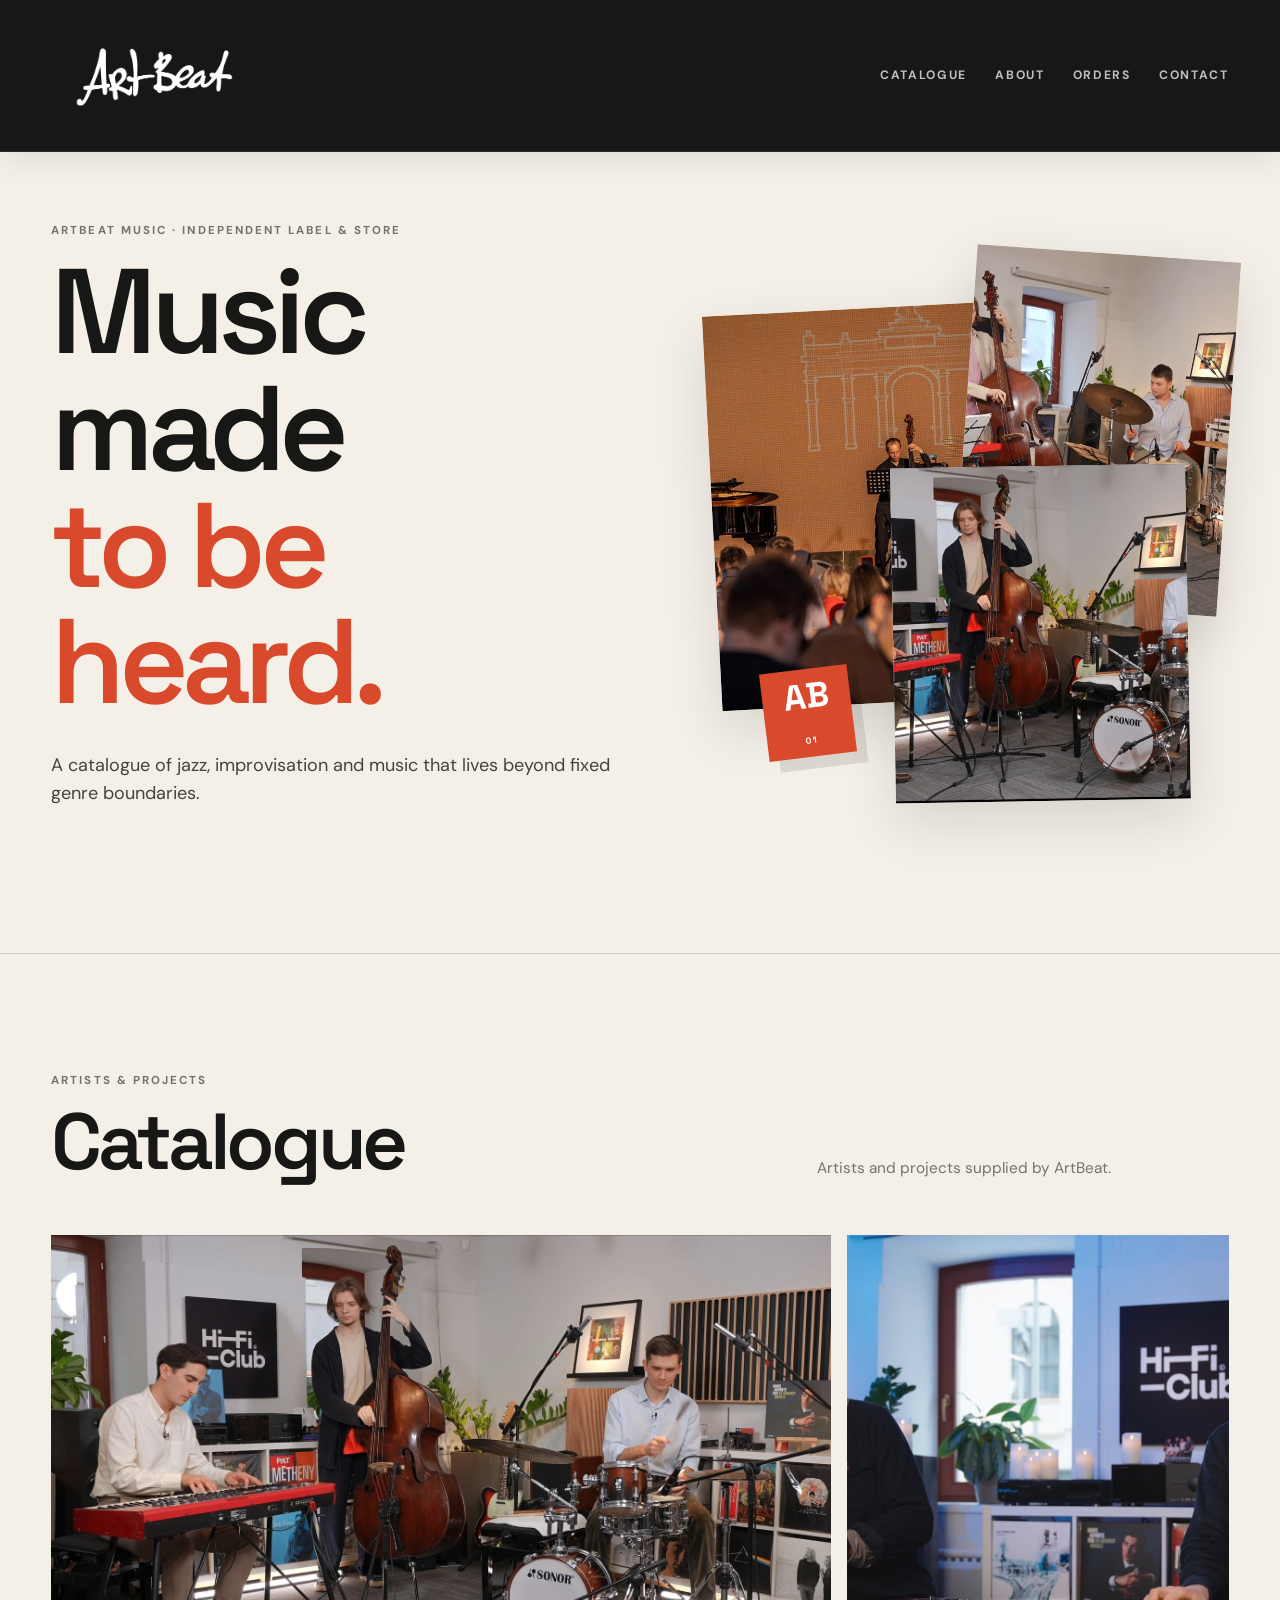
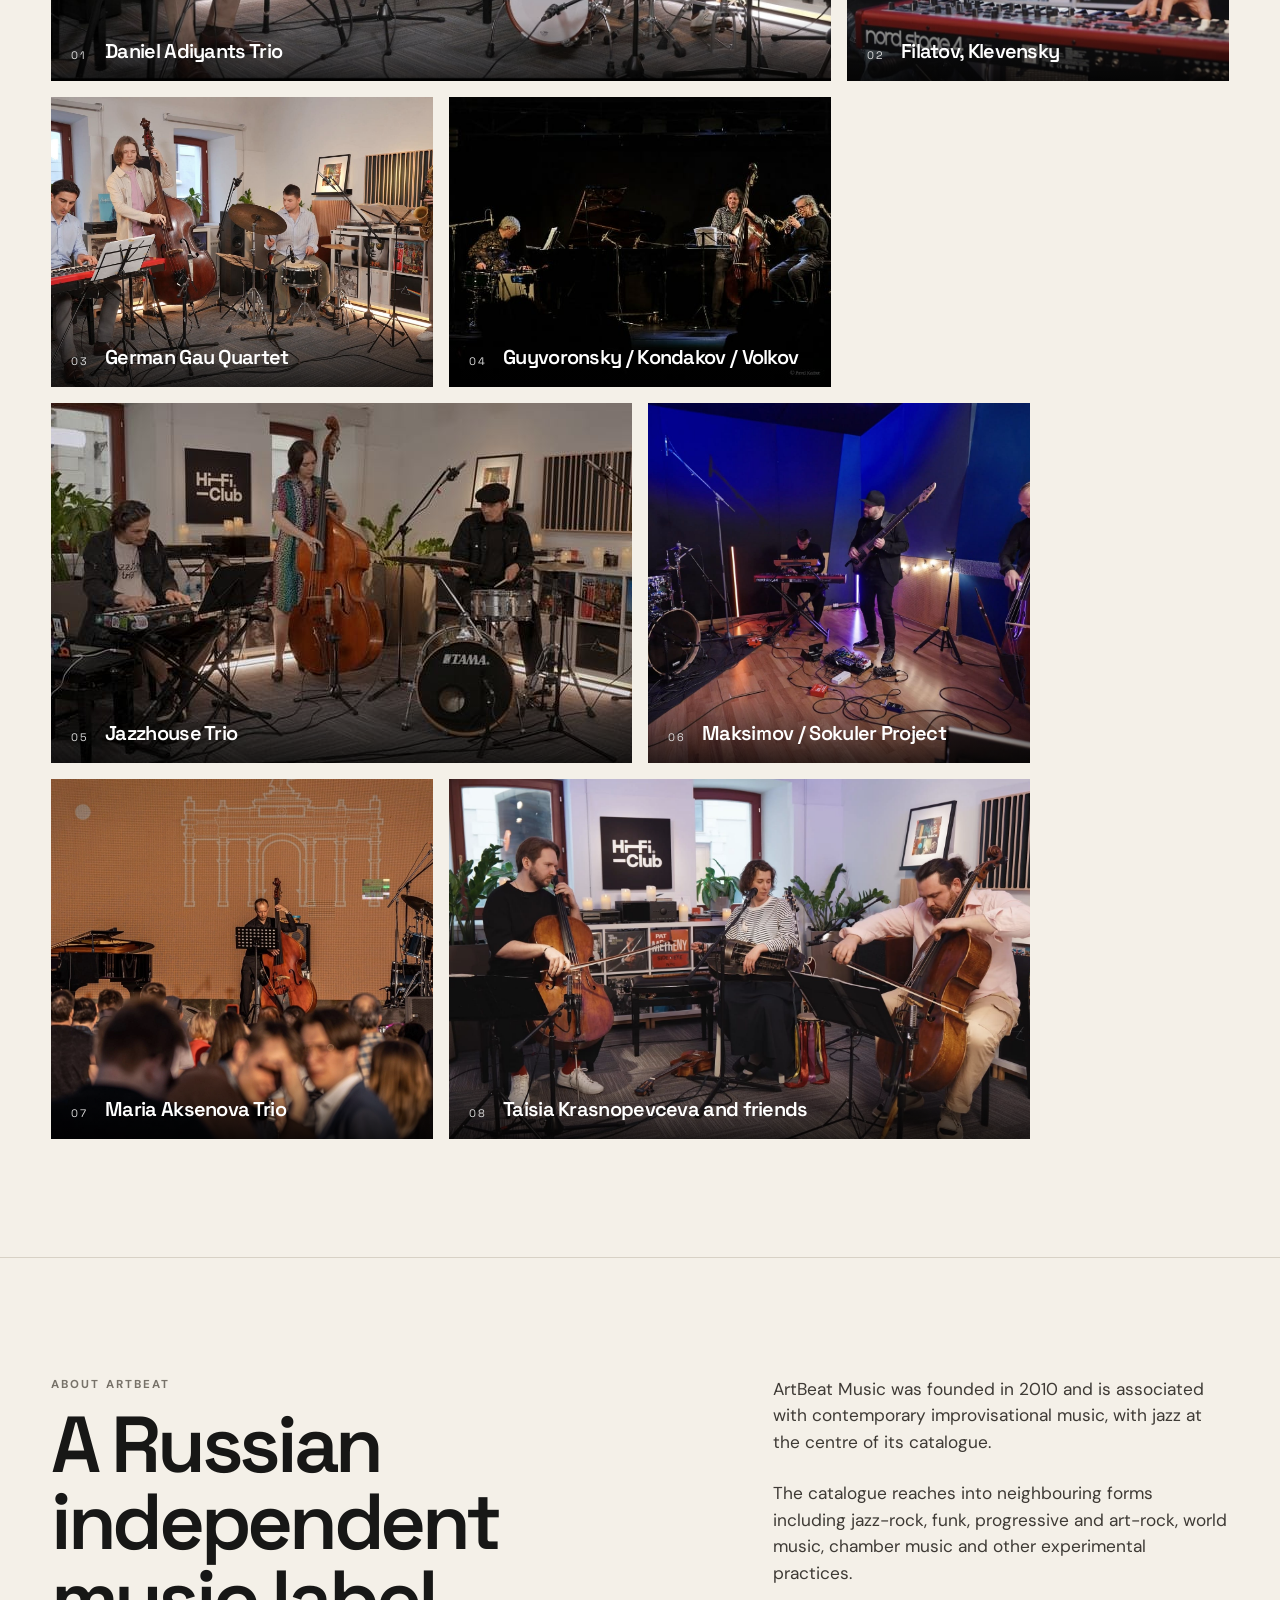
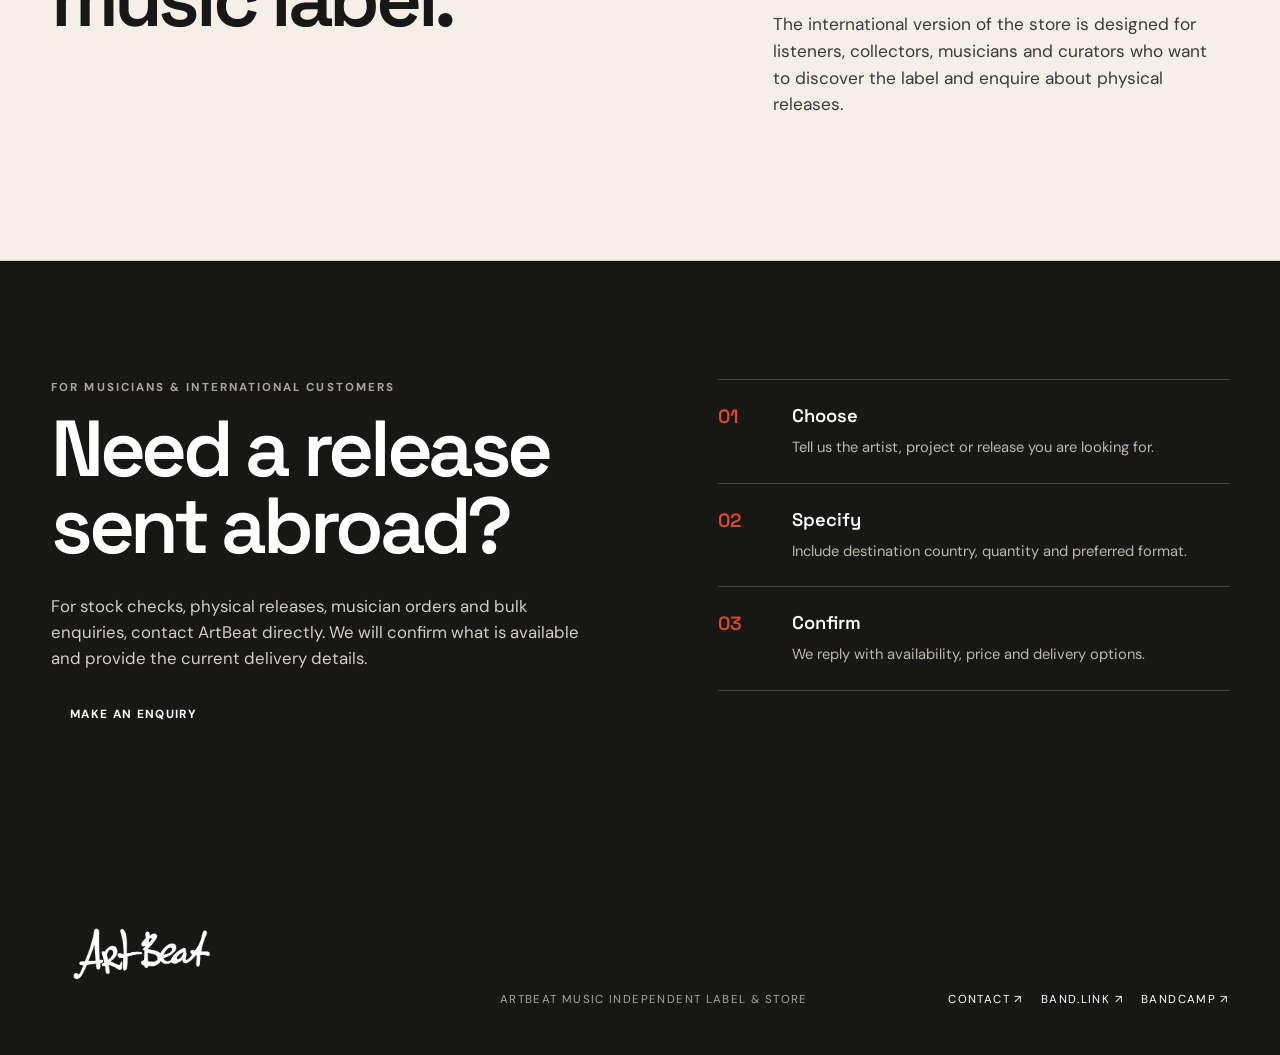
<file: index.html>
<!doctype html>
<html lang="en">

<head>
    <meta charset="utf-8">
    <meta name="viewport" content="width=device-width, initial-scale=1">
    <meta name="description"
        content="ArtBeat Music — independent label, catalogue and store for adventurous music, jazz and improvisation.">
    <meta name="theme-color" content="#f4f0e8">
    <title>ArtBeat Music — Store &amp; Catalogue</title>
    <link rel="stylesheet" href="css/style.css">
</head>

<body>
    <header class="site-header">
        <a class="brand" href="#top" aria-label="ArtBeat Music home">
            <img src="images/Logo/ArtBeat-Logo.png" alt="ArtBeat Music">
        </a>
        <button class="menu-toggle" type="button" aria-expanded="false"
            aria-controls="primary-nav"><span></span><span></span><span></span><b>Menu</b></button>
        <nav id="primary-nav" aria-label="Primary navigation">
            <a href="#catalogue">Catalogue</a>
            <a href="#about">About</a>
            <a href="#orders">Orders</a>
            <a href="html/contact.html">Contact</a>
        </nav>
    </header>

    <main id="top">
        <section class="hero">
            <div class="hero-intro">
                <p class="eyebrow">ARTBEAT MUSIC · INDEPENDENT LABEL &amp; STORE</p>
                <h1>Music made<br><em>to be heard.</em></h1>
                <p class="hero-copy">A catalogue of jazz, improvisation and music that lives beyond fixed genre
                    boundaries.</p>
                <!-- <div class="hero-actions">
                    <a class="button button-dark" href="#catalogue">Explore catalogue</a>
                </div> -->
            </div>
            <div class="hero-collage" aria-label="ArtBeat artists">
                <figure class="hero-photo hero-photo-a"><img src="images/Maria%20Aksenova%20Trio.jpg"
                        alt="Maria Aksenova Trio"></figure>
                <figure class="hero-photo hero-photo-b"><img src="images/German%20Gau%20Quartet.jpg"
                        alt="German Gau Quartet"></figure>
                <figure class="hero-photo hero-photo-c"><img src="images/Daniel%20Adiyants%20Trio.jpg"
                        alt="Daniel Adiyants Trio"></figure>
                <div class="hero-mark">AB<br><span>01</span></div>
            </div>
        </section>

        <section id="catalogue" class="section">
            <div class="section-heading">
                <div>
                    <p class="eyebrow">ARTISTS &amp; PROJECTS</p>
                    <h2>Catalogue</h2>
                </div>
                <p class="section-note">Artists and projects supplied by ArtBeat.</p>
            </div>

            <div class="artist-grid">
                <a class="artist-card artist-card-large" href="html/releases.html#daniel-adiyants">
                    <img src="images/Daniel%20Adiyants%20Trio.jpg" alt="Daniel Adiyants Trio">
                    <div class="artist-overlay"><span>01</span><strong>Daniel Adiyants Trio</strong></div>
                </a>
                <a class="artist-card" href="html/releases.html#filatov-klevensky">
                    <img src="images/Filatov%2C%20Klevensky.jpg" alt="Filatov, Klevensky">
                    <div class="artist-overlay"><span>02</span><strong>Filatov, Klevensky</strong></div>
                </a>
                <a class="artist-card" href="html/releases.html#german-gau">
                    <img src="images/German%20Gau%20Quartet.jpg" alt="German Gau Quartet">
                    <div class="artist-overlay"><span>03</span><strong>German Gau Quartet</strong></div>
                </a>
                <a class="artist-card" href="html/releases.html#guyvoronsky">
                    <img src="images/Guyvoronsky%20Kondakov%20Volkov.jpg" alt="Guyvoronsky, Kondakov, Volkov">
                    <div class="artist-overlay"><span>04</span><strong>Guyvoronsky / Kondakov / Volkov</strong></div>
                </a>
                <a class="artist-card artist-card-wide" href="html/releases.html#jazzhouse">
                    <img src="images/Jazzhouse%20Trio.jpg" alt="Jazzhouse Trio">
                    <div class="artist-overlay"><span>05</span><strong>Jazzhouse Trio</strong></div>
                </a>
                <a class="artist-card" href="html/releases.html#maksimov-sokuler">
                    <img src="images/Maksimov_Sokuler%20project.jpg" alt="Maksimov / Sokuler project">
                    <div class="artist-overlay"><span>06</span><strong>Maksimov / Sokuler Project</strong></div>
                </a>
                <a class="artist-card" href="html/releases.html#maria-aksenova">
                    <img src="images/Maria%20Aksenova%20Trio.jpg" alt="Maria Aksenova Trio">
                    <div class="artist-overlay"><span>07</span><strong>Maria Aksenova Trio</strong></div>
                </a>
                <a class="artist-card artist-card-wide" href="html/releases.html#taisia">
                    <img src="images/Taisia%20Krasnopevceva%20and%20friends.jpg" alt="Taisia Krasnopevceva and friends">
                    <div class="artist-overlay"><span>08</span><strong>Taisia Krasnopevceva and friends</strong></div>
                </a>
            </div>
        </section>

        <section id="about" class="section about-section">
            <div>
                <p class="eyebrow">ABOUT ARTBEAT</p>
                <h2>A Russian independent<br>music label.</h2>
            </div>
            <div class="about-copy">
                <p>ArtBeat Music was founded in 2010 and is associated with contemporary improvisational music, with
                    jazz at the centre of its catalogue.</p>
                <p>The catalogue reaches into neighbouring forms including jazz-rock, funk, progressive and art-rock,
                    world music, chamber music and other experimental practices.</p>
                <p>The international version of the store is designed for listeners, collectors, musicians and curators
                    who want to discover the label and enquire about physical releases.</p>
            </div>
        </section>

        <section id="orders" class="section orders-section">
            <div class="order-intro">
                <p class="eyebrow">FOR MUSICIANS &amp; INTERNATIONAL CUSTOMERS</p>
                <h2>Need a release<br>sent abroad?</h2>
                <p>For stock checks, physical releases, musician orders and bulk enquiries, contact ArtBeat directly. We
                    will confirm what is available and provide the current delivery details.</p>
                <a class="button button-dark" href="html/contact.html">Make an enquiry</a>
            </div>
            <div class="order-steps">
                <div><span>01</span>
                    <div><strong>Choose</strong>
                        <p>Tell us the artist, project or release you are looking for.</p>
                    </div>
                </div>
                <div><span>02</span>
                    <div><strong>Specify</strong>
                        <p>Include destination country, quantity and preferred format.</p>
                    </div>
                </div>
                <div><span>03</span>
                    <div><strong>Confirm</strong>
                        <p>We reply with availability, price and delivery options.</p>
                    </div>
                </div>
            </div>
        </section>
    </main>

    <footer class="site-footer">
        <div class="footer-brand"><img src="images/Logo/ArtBeat-Logo.png" alt="ArtBeat Music"></div>
        <div><span>ArtBeat Music </span><span>Independent label &amp; store</span></div>
        <div class="footer-links"><a href="html/contact.html">Contact ↗</a><a href="https://band.link/artbeatmusic"
                target="_blank" rel="noopener">Band.link ↗</a><a href="https://artbeatmusic.bandcamp.com/"
                target="_blank" rel="noopener">Bandcamp ↗</a></div>
    </footer>

    <script src="js/script.js" defer></script>
</body>

</html>
</file>
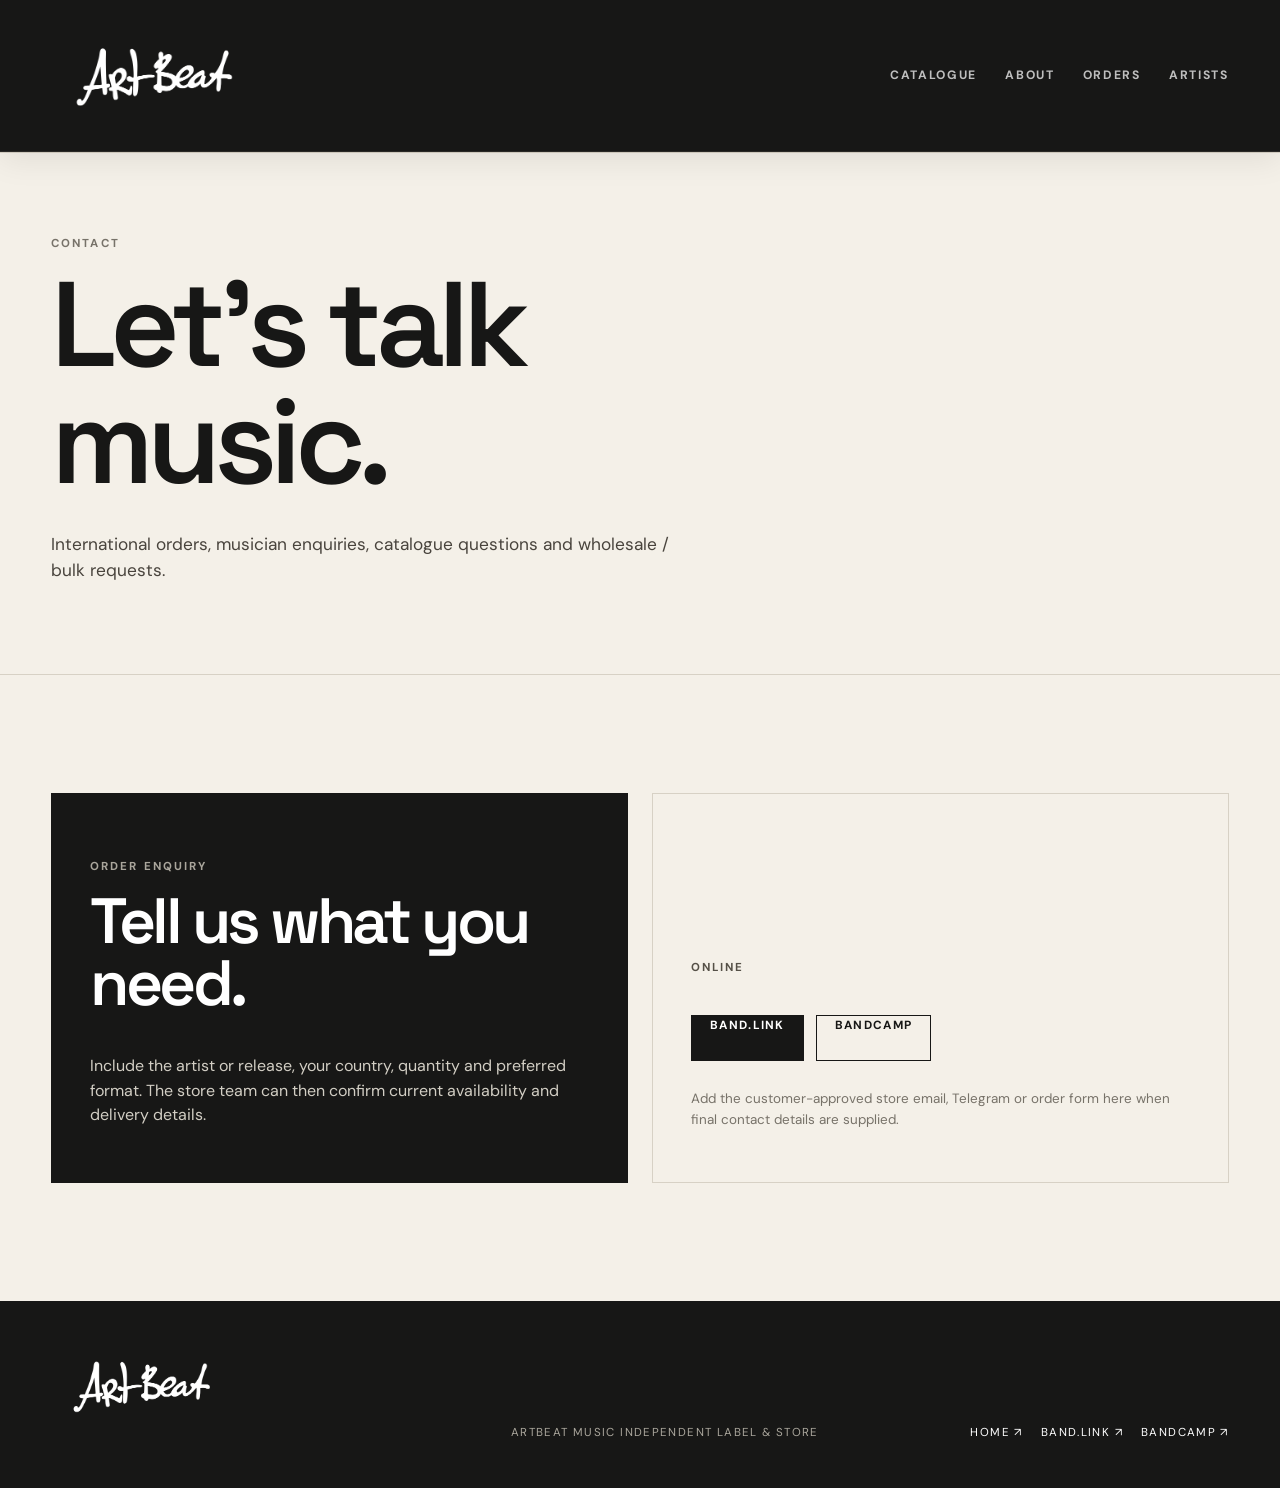
<file: html/contact.html>
<!doctype html>
<html lang="en">

<head>
    <meta charset="utf-8">
    <meta name="viewport" content="width=device-width, initial-scale=1">
    <meta name="description" content="Contact ArtBeat Music for international orders, releases and musician enquiries.">
    <title>ArtBeat Music — Contact</title>
    <link rel="stylesheet" href="../css/style.css">
</head>

<body class="inner-page">
    <header class="site-header">
        <a class="brand" href="../index.html"><img src="../images/Logo/ArtBeat-Logo.png" alt="ArtBeat Music"></a>
        <button class="menu-toggle" type="button" aria-expanded="false"
            aria-controls="primary-nav"><span></span><span></span><span></span><b>Menu</b></button>
        <nav id="primary-nav" aria-label="Primary navigation"><a href="../index.html#catalogue">Catalogue</a><a
                href="../index.html#about">About</a><a href="../index.html#orders">Orders</a><a
                href="releases.html">Artists</a></nav>
    </header>
    <main>
        <section class="inner-hero section">
            <p class="eyebrow">CONTACT</p>
            <h1>Let's talk<br>music.</h1>
            <p class="inner-lead">International orders, musician enquiries, catalogue questions and
                wholesale / bulk requests.</p>
        </section>
        <section class="section contact-grid">
            <div class="contact-card contact-card-dark">
                <p class="eyebrow">ORDER ENQUIRY</p>
                <h2>Tell us what you need.</h2>
                <p>Include the artist or release, your country, quantity and preferred format. The store team can then
                    confirm current availability and delivery details.</p>
            </div>
            <div class="contact-card">
                <p class="eyebrow">ONLINE</p>
                <div class="link-stack"><a class="button button-dark" href="https://band.link/artbeatmusic"
                        target="_blank" rel="noopener">Band.link</a><a class="button button-light"
                        href="https://artbeatmusic.bandcamp.com/" target="_blank" rel="noopener">Bandcamp</a></div>
                <p class="contact-note">Add the customer-approved store email, Telegram or order form here when final
                    contact details are supplied.</p>
            </div>
        </section>
    </main>
    <footer class="site-footer">
        <div class="footer-brand"><img src="../images/Logo/ArtBeat-Logo.png" alt="ArtBeat Music"></div>
        <div><span>ArtBeat Music </span><span>Independent label &amp; store</span></div>
        <div class="footer-links"><a href="../index.html">Home ↗</a><a href="https://band.link/artbeatmusic"
                target="_blank" rel="noopener">Band.link ↗</a><a href="https://artbeatmusic.bandcamp.com/"
                target="_blank" rel="noopener">Bandcamp ↗</a></div>
    </footer>
    <script src="../js/script.js" defer></script>
</body>

</html>
</file>
<file: css/style.css>
@import url('https://fonts.googleapis.com/css2?family=DM+Sans:wght@400;500;700&family=Space+Grotesk:wght@400;500;600;700&display=swap');:root{--paper:#f3f0e8;--ink:#151515;--muted:#6d6a63;--line:#d4d0c5;--accent:#e64a2e;--max:1180px}*{box-sizing:border-box}html{scroll-behavior:smooth}body{margin:0;background:var(--paper);color:var(--ink);font-family:"DM Sans",sans-serif;line-height:1.55}a{color:inherit;text-decoration:none}.site-header{position:sticky;top:0;z-index:20;display:flex;justify-content:space-between;align-items:center;padding:18px 4vw;background:rgba(243,240,232,.92);backdrop-filter:blur(12px);border-bottom:1px solid var(--line)}.brand{font:700 1.25rem "Space Grotesk",sans-serif;letter-spacing:-.06em}.brand span{font-weight:400;margin-left:.35rem}nav{display:flex;gap:24px;font-size:.9rem}nav a{opacity:.72}nav a:hover{opacity:1}.hero{max-width:var(--max);margin:auto;min-height:720px;padding:84px 4vw;display:grid;grid-template-columns:1.1fr .9fr;gap:6vw;align-items:center}.eyebrow{font-size:.72rem;letter-spacing:.18em;font-weight:700;color:var(--muted);margin:0 0 14px}h1,h2,h3{font-family:"Space Grotesk",sans-serif;line-height:1.02;margin:0;letter-spacing:-.05em}h1{font-size:clamp(4.5rem,10vw,8.5rem);max-width:760px}h2{font-size:clamp(2.4rem,5vw,4.8rem)}h3{font-size:1.55rem}.lead{font-size:1.1rem;max-width:590px;color:#3e3c38;margin:28px 0 34px}.actions{display:flex;gap:12px;flex-wrap:wrap}.button{display:inline-flex;padding:13px 18px;border:1px solid var(--ink);font-weight:700;font-size:.9rem}.button-dark{background:var(--ink);color:#fff}.button-light{background:transparent}.hero-art{position:relative;min-height:500px;border:1px solid var(--line);display:grid;place-items:center;overflow:hidden;background:#e9e5da}.record{width:min(62vw,390px);aspect-ratio:1;border-radius:50%;background:repeating-radial-gradient(circle,#141414 0,#141414 1px,#1f1f1f 2px,#101010 3px);box-shadow:0 22px 70px #0003;position:relative}.record:after{content:"";position:absolute;inset:42%;border-radius:50%;background:var(--accent);border:8px solid #bdb8ab}.sticker{position:absolute;right:9%;bottom:10%;background:var(--accent);color:#fff;padding:14px 18px;font-weight:700;letter-spacing:.12em;transform:rotate(-7deg)}.section{max-width:var(--max);margin:auto;padding:110px 4vw;border-top:1px solid var(--line)}.split{display:grid;grid-template-columns:1fr 1fr;gap:8vw}.text{max-width:560px}.text p,.order-text{font-size:1.08rem;color:#393733}.section-head{display:flex;justify-content:space-between;gap:30px;align-items:end;margin-bottom:34px}.text-link{text-decoration:underline;text-underline-offset:4px}.release-grid{display:grid;grid-template-columns:repeat(3,1fr);gap:24px}.release-card{border-top:1px solid var(--line);padding-top:12px}.cover{aspect-ratio:1;display:grid;place-items:end start;padding:18px;font:600 5rem "Space Grotesk";letter-spacing:-.08em}.cover-one{background:#bfb9ab}.cover-two{background:#ded9ce}.cover-three{background:#cbc7bd}.release-meta{display:flex;gap:10px;color:var(--muted);font-size:.68rem;letter-spacing:.14em;margin:14px 0 8px}.release-card p{margin:6px 0;color:var(--muted)}.order-panel{display:grid;grid-template-columns:1.15fr .85fr;gap:7vw;background:#151515;color:#fff}.order-panel .eyebrow{color:#aaa79f}.order-text{color:#d1cec6}.order-notes{display:grid;gap:1px;align-content:start;background:#333}.order-notes div{display:grid;grid-template-columns:40px 1fr;gap:14px;padding:18px;background:#151515;border-bottom:1px solid #333}.order-notes strong{font-family:"Space Grotesk";font-size:1.2rem;color:var(--accent)}.contact-row{display:flex;gap:34px;flex-wrap:wrap;margin-top:36px}.contact-link{font:600 clamp(1.4rem,3vw,2.5rem) "Space Grotesk";letter-spacing:-.04em;border-bottom:1px solid var(--ink)}.fineprint{font-size:.75rem;color:var(--muted);margin-top:28px}.site-footer{max-width:var(--max);margin:auto;padding:30px 4vw 45px;display:flex;justify-content:space-between;color:var(--muted);font-size:.78rem;border-top:1px solid var(--line)}@media(max-width:780px){.site-header{padding:14px 5vw}nav{gap:12px;font-size:.78rem}.hero{grid-template-columns:1fr;min-height:auto;padding-top:65px}.hero-art{min-height:340px}.split,.order-panel{grid-template-columns:1fr}.release-grid{grid-template-columns:1fr}.section{padding:75px 5vw}.section-head{align-items:start;flex-direction:column}.site-footer{padding-left:5vw;padding-right:5vw}}
.footer-links{display:flex;flex-wrap:wrap;gap:18px;justify-content:flex-end}.footer-links a{white-space:nowrap}.video-section{padding-top:55px}.video-heading{display:flex;justify-content:space-between;gap:30px;align-items:end;margin-bottom:30px}.video-heading .section-note{max-width:480px}.video-frame{position:relative;overflow:hidden;background:#111;aspect-ratio:16/9}.video-frame iframe{position:absolute;inset:0;width:100%;height:100%;border:0}.video-footnote{margin-top:14px;color:var(--muted);font-size:.78rem}.link-stack{display:flex;flex-wrap:wrap;gap:12px;margin-top:24px}.big-link{font:600 clamp(2rem,4.8vw,5.2rem)/.96 "Space Grotesk";letter-spacing:-.05em;text-decoration:underline;text-decoration-thickness:1px;text-underline-offset:7px}.contact-note{margin-top:28px!important;font-size:.84rem;color:var(--muted)!important}.band-link{margin-left:auto}.band-link a{text-decoration:underline}@media(max-width:920px){.video-heading{align-items:start;flex-direction:column}}@media(max-width:650px){.footer-links{justify-content:flex-start}.band-link{margin-left:0}}
/* ArtBeat material-driven visual layer */
:root{--paper:#f4f0e8;--ink:#171716;--muted:#777269;--line:#d7d1c5;--accent:#d94a2d;--dark:#171716;--max:1280px}
body{background:var(--paper);color:var(--ink);font-family:"DM Sans",sans-serif}
.site-header{padding:18px max(4vw,24px);background:rgba(244,240,232,.92);border-bottom:1px solid transparent;backdrop-filter:blur(12px)}
.site-header.is-scrolled{border-color:var(--line);background:rgba(244,240,232,.96)}
.brand,.brand img{width:179px;height:auto}
nav{gap:28px;font-size:.76rem;text-transform:uppercase;letter-spacing:.14em;font-weight:700}
.hero{max-width:var(--max);min-height:780px;padding:70px max(4vw,24px) 110px;display:grid;grid-template-columns:1.05fr .95fr;align-items:center;gap:7vw}
.hero-intro>p:not(.eyebrow){font-size:1.13rem;max-width:560px;color:#46423c;margin:30px 0 36px}
.hero-actions{display:flex;flex-wrap:wrap;gap:10px}
.button{min-height:46px;padding:0 18px;font-size:.74rem;font-weight:700;letter-spacing:.11em;text-transform:uppercase}
.button-dark{background:var(--ink);color:#fff}.button-light{background:transparent}
h1,h2,h3{font-family:"Space Grotesk",sans-serif;line-height:.97;letter-spacing:-.055em}
h1{font-size:clamp(4.8rem,9.4vw,9.2rem);font-weight:600}.hero h1 em{font-style:normal;color:var(--accent)}
h2{font-size:clamp(3rem,6.2vw,6rem);font-weight:600}
.hero-collage{position:relative;min-height:560px}
.hero-photo{position:absolute;margin:0;overflow:hidden;background:#ddd6c9;box-shadow:0 20px 55px rgba(0,0,0,.12)}
.hero-photo img{width:100%;height:100%;object-fit:cover}
.hero-photo-a{left:0;top:55px;width:63%;height:395px;transform:rotate(-3deg)}
.hero-photo-b{right:0;top:0;width:51%;height:355px;transform:rotate(4deg)}
.hero-photo-c{right:8%;bottom:12px;width:57%;height:335px;transform:rotate(-1deg)}
.hero-mark{position:absolute;left:10%;bottom:10%;display:grid;place-items:center;width:88px;height:88px;background:var(--accent);color:#fff;font:700 2.2rem/.75 "Space Grotesk";text-align:center;transform:rotate(-7deg);box-shadow:10px 12px 0 rgba(0,0,0,.1)}
.hero-mark span{font-size:.55rem;letter-spacing:.12em}
.section{max-width:var(--max);padding:118px max(4vw,24px);border-top:1px solid var(--line)}
.section-heading{display:grid;grid-template-columns:1fr .62fr;gap:8vw;align-items:end;margin-bottom:54px}.section-note{max-width:430px;margin:0;color:var(--muted);font-size:.96rem}
.artist-grid{display:grid;grid-template-columns:repeat(12,1fr);gap:16px}.artist-card{position:relative;display:block;overflow:hidden;min-height:290px;grid-column:span 4}.artist-card-large{grid-column:span 8;min-height:430px}.artist-card-wide{grid-column:span 6;min-height:360px}.artist-card img{width:100%;height:100%;object-fit:cover;transition:transform .6s cubic-bezier(.2,.7,.2,1);filter:saturate(.9)}.artist-card:hover img{transform:scale(1.035)}
.artist-overlay{position:absolute;inset:auto 0 0 0;padding:22px 20px 19px;color:#fff;display:flex;align-items:end;gap:14px;background:linear-gradient(transparent,rgba(0,0,0,.7))}.artist-overlay span{font:.68rem "Space Grotesk";letter-spacing:.15em;color:#ddd;min-width:20px}.artist-overlay strong{font:600 1.25rem/1.05 "Space Grotesk";letter-spacing:-.035em}
.about-section{display:grid;grid-template-columns:1fr .75fr;gap:9vw}.about-copy{max-width:590px}.about-copy p{margin:0 0 24px;font-size:1.08rem;color:#3e3a35}
.orders-section{display:grid;grid-template-columns:1.05fr .95fr;gap:8vw;background:var(--dark);color:#fff;max-width:none;padding-left:max(calc((100vw - var(--max))/2 + 4vw),24px);padding-right:max(calc((100vw - var(--max))/2 + 4vw),24px)}
.orders-section .eyebrow{color:#aaa69c}.order-intro>p:not(.eyebrow){max-width:550px;color:#d2cec4;margin:28px 0 30px;font-size:1.05rem}.order-steps{border-top:1px solid #45433f}.order-steps>div{display:grid;grid-template-columns:58px 1fr;gap:16px;padding:24px 0;border-bottom:1px solid #45433f}.order-steps span{font:600 1.2rem "Space Grotesk";color:var(--accent)}.order-steps strong{font:600 1.15rem "Space Grotesk"}.order-steps p{margin:6px 0 0;color:#bdb8ae;font-size:.92rem}
.site-footer{max-width:var(--max);margin:auto;padding:34px max(4vw,24px) 46px;display:grid;grid-template-columns:1fr 1fr auto;gap:30px;align-items:end;color:var(--muted);font-size:.72rem;text-transform:uppercase;letter-spacing:.12em;border-top:1px solid var(--line)}.footer-brand img{width:150px}.footer-links{display:flex;flex-wrap:wrap;gap:18px;justify-content:flex-end}.footer-links a{white-space:nowrap}
.inner-hero{padding-top:82px;padding-bottom:90px}.inner-hero h1{max-width:860px}.inner-lead{max-width:650px;margin:30px 0 0;font-size:1.08rem;color:#49443d}
.video-section{padding-top:55px}.video-heading{display:flex;justify-content:space-between;gap:30px;align-items:end;margin-bottom:30px}.video-heading .section-note{max-width:480px}.video-frame{position:relative;overflow:hidden;background:#111;aspect-ratio:16/9}.video-frame iframe{position:absolute;inset:0;width:100%;height:100%;border:0}.video-footnote{margin-top:14px;color:var(--muted);font-size:.78rem}
.catalogue-list{padding-top:20px}.catalogue-row{display:grid;grid-template-columns:minmax(280px,.72fr) 1fr;gap:6vw;align-items:center;padding:54px 0;border-bottom:1px solid var(--line);scroll-margin-top:90px}.catalogue-row img{width:100%;aspect-ratio:1.25/1;object-fit:cover}.catalogue-row h2{font-size:clamp(2.2rem,4.2vw,4.5rem);margin:12px 0 18px}.catalogue-row p{margin:0;color:var(--muted);max-width:500px}
.contact-grid{display:grid;grid-template-columns:1fr 1fr;gap:24px}.contact-card{min-height:390px;padding:38px;border:1px solid var(--line);display:flex;flex-direction:column;justify-content:flex-end}.contact-card-dark{background:var(--dark);color:#fff;border-color:var(--dark)}.contact-card-dark .eyebrow{color:#aaa69c}.contact-card h2{font-size:clamp(2.5rem,5vw,5rem);margin-bottom:24px}.contact-card p{max-width:500px;color:#555047}.contact-card-dark p{color:#d2cec4}.big-link{font:600 clamp(2rem,4.8vw,5.2rem)/.96 "Space Grotesk";letter-spacing:-.05em;text-decoration:underline;text-decoration-thickness:1px;text-underline-offset:7px}.link-stack{display:flex;flex-wrap:wrap;gap:12px;margin-top:24px}.contact-note{margin-top:28px!important;font-size:.84rem;color:var(--muted)!important}
@media(max-width:920px){.hero{grid-template-columns:1fr;min-height:auto;padding-top:58px}.hero-collage{min-height:520px;margin-top:22px}.section-heading,.about-section,.orders-section{grid-template-columns:1fr;gap:38px}.artist-card,.artist-card-large,.artist-card-wide{grid-column:span 6}.contact-grid{grid-template-columns:1fr}.catalogue-row{grid-template-columns:1fr 1fr}.video-heading{align-items:start;flex-direction:column}}
@media(max-width:650px){.site-header{padding:14px 18px}.brand,.brand img{width:145px}nav{gap:14px;font-size:.62rem}.hero{padding:48px 18px 75px}.section{padding:76px 18px}.hero-collage{min-height:420px}.hero-photo-a{width:65%;height:285px}.hero-photo-b{width:54%;height:245px}.hero-photo-c{width:59%;height:255px}.hero-mark{width:68px;height:68px;font-size:1.7rem}.artist-grid{display:block}.artist-card,.artist-card-large,.artist-card-wide{min-height:285px;margin-bottom:12px}.artist-overlay{padding:17px 16px 15px}.artist-overlay strong{font-size:1.1rem}.orders-section{padding-left:18px;padding-right:18px}.site-footer{grid-template-columns:1fr;gap:18px}.footer-links{justify-content:flex-start}.catalogue-row{grid-template-columns:1fr;gap:24px;padding:40px 0}.catalogue-row img{aspect-ratio:1.35/1}.inner-hero{padding-top:50px}.contact-card{min-height:320px;padding:26px}}
/* Final brand + mobile navigation refinement */
.site-header{background:var(--dark);border-bottom-color:#2a2927;color:#fff;box-shadow:0 8px 30px rgba(0,0,0,.08)}
.site-header.is-scrolled{background:rgba(23,23,22,.97);border-bottom-color:#393735}
.brand{width:205px;display:flex;align-items:center}.brand img{width:205px;max-width:100%;height:auto}
nav a{color:#fff;opacity:.72}.nav a:hover{opacity:1}
.menu-toggle{display:none;border:1px solid #4b4944;background:transparent;color:#fff;min-height:42px;padding:0 12px;align-items:center;gap:6px;text-transform:uppercase;letter-spacing:.12em;font:700 .62rem "DM Sans",sans-serif;cursor:pointer}
.menu-toggle span{display:block;width:15px;height:1px;background:#fff;transition:transform .2s ease,opacity .2s ease}
.menu-toggle b{font-weight:700}
.site-footer{background:var(--dark);color:#aaa69c;border-top:0;max-width:none;padding-left:max(calc((100vw - var(--max))/2 + 4vw),24px);padding-right:max(calc((100vw - var(--max))/2 + 4vw),24px)}
.site-footer .footer-brand img{width:180px}
.site-footer .footer-links a{color:#fff}
@media(max-width:780px){
  .site-header{position:sticky;padding:12px 16px}
  .brand,.brand img{width:155px}
  .menu-toggle{display:flex}
  .site-header nav{position:absolute;top:100%;left:0;right:0;display:flex;flex-direction:column;align-items:stretch;gap:0;padding:8px 16px 14px;background:var(--dark);border-bottom:1px solid #34322f;box-shadow:0 18px 34px rgba(0,0,0,.16);opacity:0;pointer-events:none;transform:translateY(-8px);transition:opacity .2s ease,transform .2s ease}
  .site-header.menu-open nav{opacity:1;pointer-events:auto;transform:translateY(0)}
  .site-header nav a{padding:15px 4px;border-top:1px solid #34322f;font-size:.7rem}
  .site-header.menu-open .menu-toggle span:nth-child(1){transform:translateY(7px) rotate(45deg)}
  .site-header.menu-open .menu-toggle span:nth-child(2){opacity:0}
  .site-header.menu-open .menu-toggle span:nth-child(3){transform:translateY(-7px) rotate(-45deg)}
  .menu-toggle b{font-size:0}
  .menu-toggle b:after{content:"Menu";font-size:.62rem}
  .hero{padding:40px 16px 62px;gap:32px}
  h1{font-size:clamp(3.5rem,16vw,5.8rem);letter-spacing:-.065em}
  h2{font-size:clamp(2.35rem,11vw,4.4rem)}
  .hero-intro>p:not(.eyebrow){font-size:1rem;margin:22px 0 26px}
  .hero-actions{display:grid;grid-template-columns:1fr;gap:8px}
  .button{width:100%}
  .hero-collage{min-height:390px;margin:4px 3px 0}
  .hero-photo-a{left:0;top:40px;width:66%;height:260px;transform:rotate(-3deg)}
  .hero-photo-b{right:0;top:0;width:54%;height:235px;transform:rotate(4deg)}
  .hero-photo-c{right:6%;bottom:0;width:59%;height:230px;transform:rotate(-1deg)}
  .hero-mark{left:8%;bottom:7%;width:62px;height:62px;font-size:1.5rem;box-shadow:7px 8px 0 rgba(0,0,0,.09)}
  .section{padding:64px 16px}
  .section-heading{gap:22px;margin-bottom:30px}
  .section-note{font-size:.88rem}
  .artist-grid{display:grid;grid-template-columns:1fr;gap:10px}
  .artist-card,.artist-card-large,.artist-card-wide{grid-column:auto;min-height:300px;margin:0}
  .artist-card-large{min-height:340px}
  .artist-overlay{padding:18px 16px 16px}
  .artist-overlay strong{font-size:1.02rem}
  .about-section{gap:28px}
  .about-copy p{font-size:1rem;margin-bottom:18px}
  .orders-section{padding:64px 16px}
  .order-steps>div{grid-template-columns:42px 1fr;padding:20px 0}
  .order-steps strong{font-size:1rem}
  .order-steps p{font-size:.85rem}
  .site-footer{grid-template-columns:1fr;padding:30px 16px 36px;gap:18px}
  .site-footer .footer-brand img{width:155px}
  .footer-links{justify-content:flex-start;gap:10px 16px}
  .inner-hero{padding-top:48px;padding-bottom:64px}
  .inner-hero h1{font-size:clamp(3.5rem,16vw,5.8rem)}
  .video-heading{gap:20px;margin-bottom:22px}
  .video-frame{aspect-ratio:16/10}
  .catalogue-row{grid-template-columns:1fr;gap:18px;padding:38px 0}
  .catalogue-row img{aspect-ratio:1.25/1}
  .catalogue-row h2{font-size:clamp(2rem,10vw,3.7rem);margin:9px 0 14px}
  .contact-grid{gap:12px}
  .contact-card{min-height:310px;padding:24px}
  .big-link{font-size:clamp(2rem,12vw,4rem)}
}
@media(min-width:781px){
  .site-header .menu-toggle{display:none!important}
}

.video-grid{display:grid;grid-template-columns:repeat(2,1fr);gap:18px}
.video-card{display:block;border:1px solid var(--line);background:#e8e3d9;transition:transform .2s ease,background .2s ease}
.video-card:hover{transform:translateY(-3px);background:#ded8cc}
.video-thumb{aspect-ratio:16/9;overflow:hidden;background:#111}
.video-thumb img{width:100%;height:100%;object-fit:cover;filter:saturate(.85);transition:transform .35s ease}
.video-card:hover .video-thumb img{transform:scale(1.025)}
.video-card-meta{display:grid;grid-template-columns:34px 1fr 24px;gap:12px;align-items:center;padding:14px 16px}
.video-card-meta>span:first-child{font:.68rem "Space Grotesk";color:var(--muted);letter-spacing:.12em}
.video-card-meta strong{font:600 1rem/1.05 "Space Grotesk";letter-spacing:-.02em}
.video-arrow{justify-self:end;font-size:1rem}
.video-footnote a{text-decoration:none}
.video-footnote a:hover{text-decoration:underline}
.big-link{text-decoration:none}
.big-link:hover{text-decoration:underline}
@media(max-width:650px){
  .video-grid{grid-template-columns:1fr;gap:12px}
  .video-card-meta{padding:12px 13px}
  .video-card-meta strong{font-size:.94rem}
}

.contact-text-links{display:flex;flex-direction:column;align-items:flex-start;gap:10px;margin-top:20px}
.contact-text-links a{font:600 clamp(1.5rem,3.5vw,2.7rem)/1 "Space Grotesk";letter-spacing:-.04em;text-decoration:none;border-bottom:1px solid transparent;transition:border-color .2s ease,transform .2s ease}
.contact-text-links a:hover{border-bottom-color:currentColor;transform:translateX(3px)}
@media(max-width:650px){.contact-text-links a{font-size:1.65rem}}
</file>
